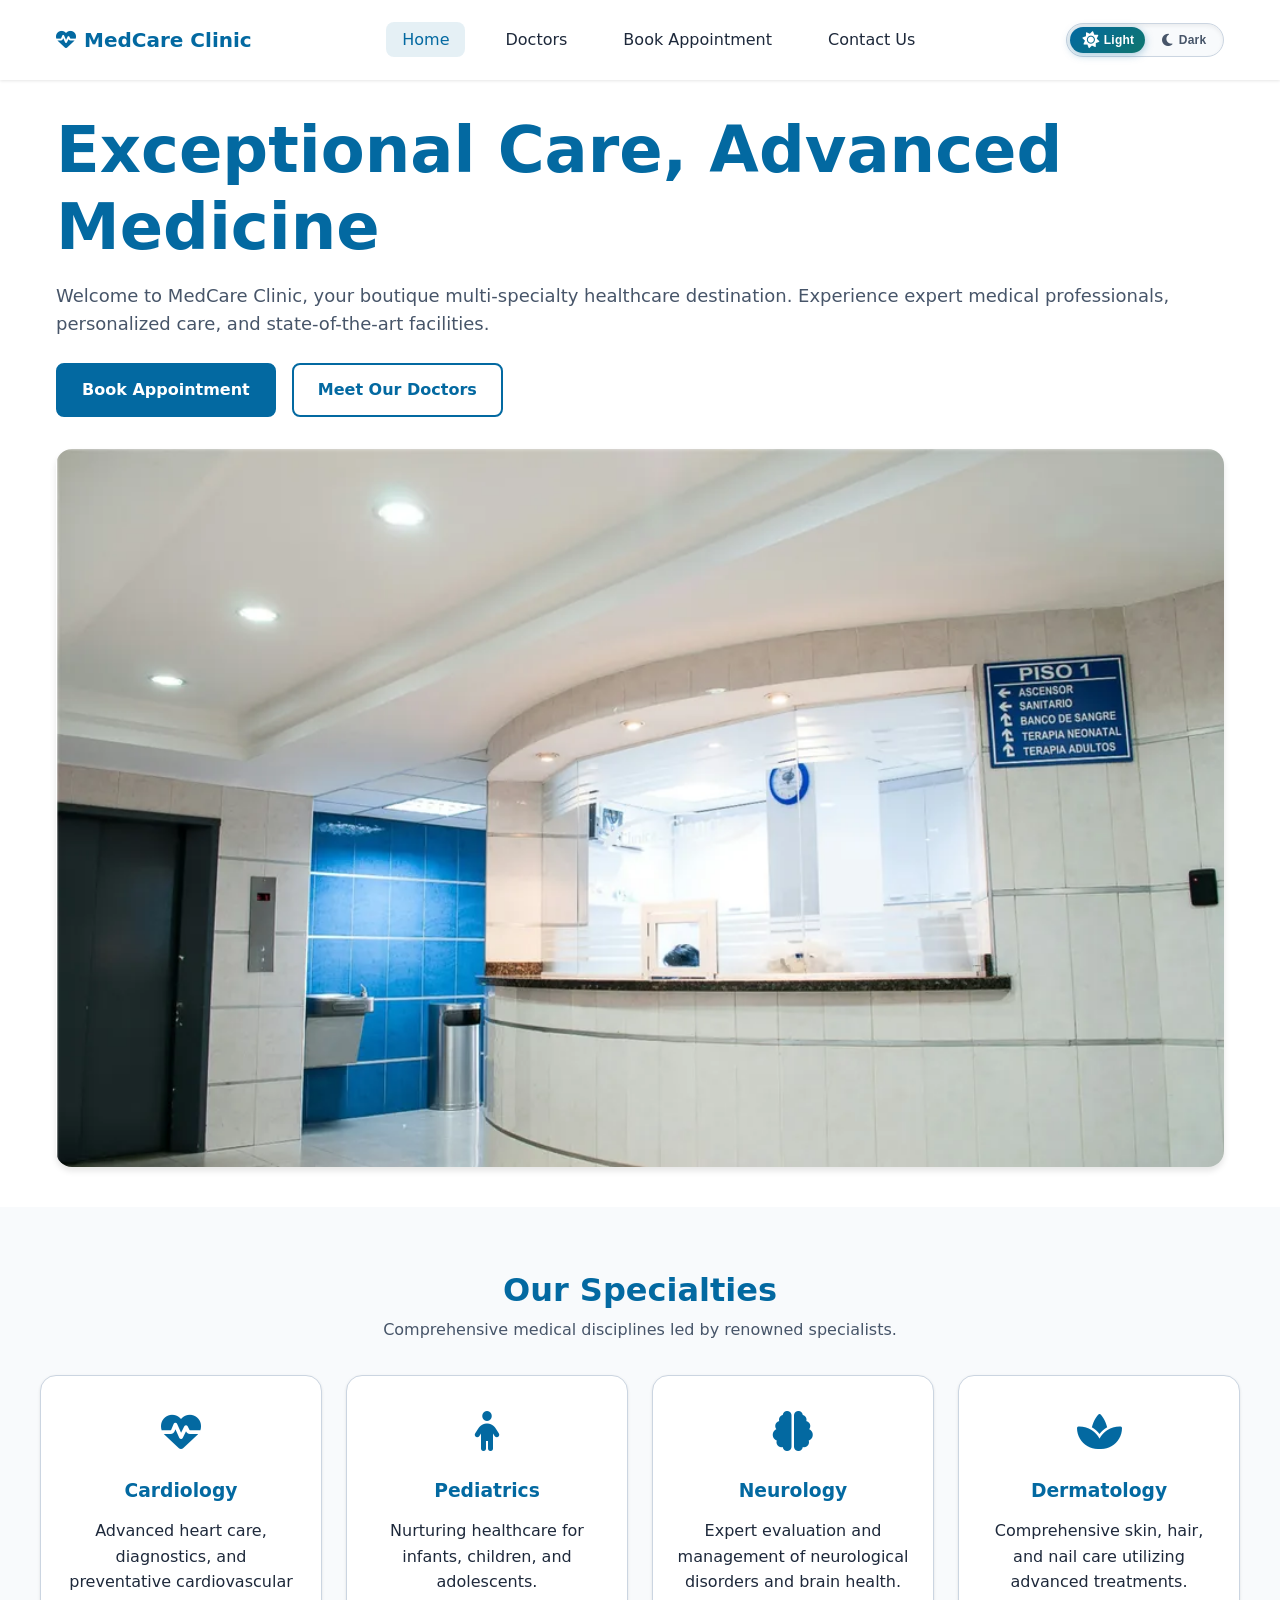
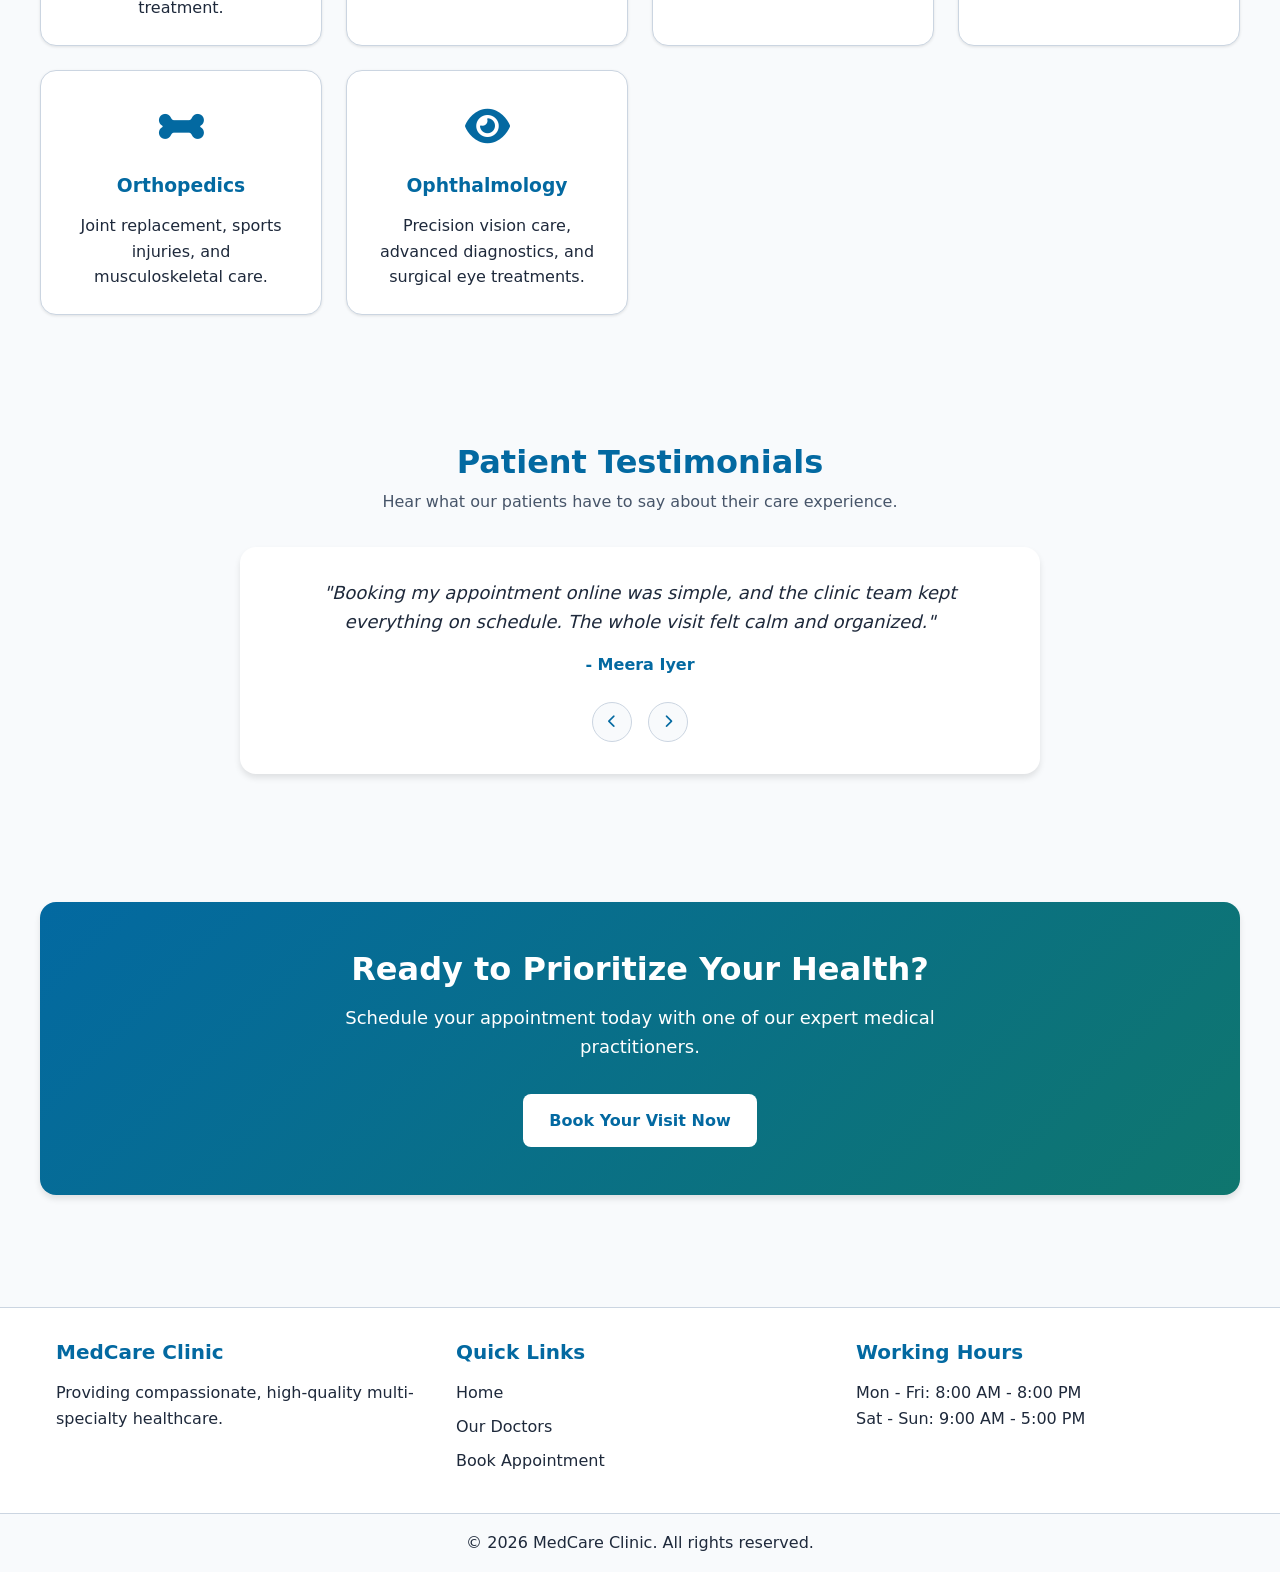
<file: index.html>
<!DOCTYPE html>
<html lang="en">
<head>
  <meta charset="UTF-8">
  <meta name="viewport" content="width=device-width, initial-scale=1.0">
  <title>MedCare Clinic - Multi-Specialty Healthcare</title>
  <meta name="description" content="Welcome to MedCare Clinic, your boutique multi-specialty healthcare destination. Experience expert medical professionals, personalized care, and state-of-the-art facilities.">
  <link rel="preconnect" href="https://cdnjs.cloudflare.com" crossorigin>
  <link rel="preconnect" href="https://ui-avatars.com" crossorigin>
  <link rel="stylesheet" href="https://cdnjs.cloudflare.com/ajax/libs/font-awesome/6.4.0/css/all.min.css">
  <link rel="stylesheet" href="css/main.css">
</head>
<body>
  
  <a href="#main-content" class="skip-link">Skip to main content</a>

  <header>
    <div class="container nav-container">
      <a href="/index.html" class="logo">
        <i class="fas fa-heartbeat" aria-hidden="true"></i> MedCare Clinic
      </a>
      
      <button class="hamburger" aria-label="Toggle navigation menu" aria-expanded="false">
        <i class="fas fa-bars" aria-hidden="true"></i>
      </button>

      <ul class="nav-menu">
        <li><a href="/index.html" class="nav-link active">Home</a></li>
        <li><a href="/pages/doctors.html" class="nav-link">Doctors</a></li>
        <li><a href="/pages/bookAppointment.html" class="nav-link">Book Appointment</a></li>
        <li><a href="/pages/contactUs.html" class="nav-link">Contact Us</a></li>
      </ul>

      <div class="nav-actions">
        <div class="theme-toggle-segmented" role="radiogroup" aria-label="Theme selection">
          <div class="theme-slider" aria-hidden="true"></div>
          <button type="button" class="theme-option active" data-theme-val="light" role="radio" aria-checked="true" aria-label="Light theme">
            <i class="fas fa-sun" aria-hidden="true"></i>
            <span>Light</span>
          </button>
          <button type="button" class="theme-option" data-theme-val="dark" role="radio" aria-checked="false" aria-label="Dark theme">
            <i class="fas fa-moon" aria-hidden="true"></i>
            <span>Dark</span>
          </button>
        </div>
      </div>
    </div>
  </header>

  <main id="main-content">
    
    <section class="hero">
      <div class="container hero-grid">
        <div class="hero-content">
          <h1>Exceptional Care, Advanced Medicine</h1>
          <p>Welcome to MedCare Clinic, your boutique multi-specialty healthcare destination. Experience expert medical professionals, personalized care, and state-of-the-art facilities.</p>
          <div style="display: flex; gap: 1rem;">
            <a href="/pages/bookAppointment.html" class="btn btn-primary">Book Appointment</a>
            <a href="/pages/doctors.html" class="btn btn-outline">Meet Our Doctors</a>
          </div>
        </div>
        <div class="hero-image">
          <img src="assets/Healthcare-Building.webp" alt="Modern doctor consultation room" loading="eager" fetchpriority="high">
        </div>
      </div>
    </section>

    <section class="section-padding container">
      <h2 class="section-title">Our Specialties</h2>
      <p class="section-subtitle">Comprehensive medical disciplines led by renowned specialists.</p>
      
      <div class="specialties-grid">
        
        <div class="specialty-card">
          <div class="specialty-icon"><i class="fas fa-heartbeat" aria-hidden="true"></i></div>
          <h3>Cardiology</h3>
          <p>Advanced heart care, diagnostics, and preventative cardiovascular treatment.</p>
        </div>
        
        <div class="specialty-card">
          <div class="specialty-icon"><i class="fas fa-child" aria-hidden="true"></i></div>
          <h3>Pediatrics</h3>
          <p>Nurturing healthcare for infants, children, and adolescents.</p>
        </div>
        
        <div class="specialty-card">
          <div class="specialty-icon"><i class="fas fa-brain" aria-hidden="true"></i></div>
          <h3>Neurology</h3>
          <p>Expert evaluation and management of neurological disorders and brain health.</p>
        </div>
        
        <div class="specialty-card">
          <div class="specialty-icon"><i class="fas fa-spa" aria-hidden="true"></i></div>
          <h3>Dermatology</h3>
          <p>Comprehensive skin, hair, and nail care utilizing advanced treatments.</p>
        </div>
        
        <div class="specialty-card">
          <div class="specialty-icon"><i class="fas fa-bone" aria-hidden="true"></i></div>
          <h3>Orthopedics</h3>
          <p>Joint replacement, sports injuries, and musculoskeletal care.</p>
        </div>
        
        <div class="specialty-card">
          <div class="specialty-icon"><i class="fas fa-eye" aria-hidden="true"></i></div>
          <h3>Ophthalmology</h3>
          <p>Precision vision care, advanced diagnostics, and surgical eye treatments.</p>
        </div>

      </div>
    </section>

    <section class="section-padding testimonials-section">
      <div class="container">
        <h2 class="section-title">Patient Testimonials</h2>
        <p class="section-subtitle">Hear what our patients have to say about their care experience.</p>
        
        <div class="carousel-container" role="region" aria-roledescription="carousel" aria-label="Patient testimonials carousel" tabindex="0">
          <div class="carousel-track" id="testimonial-track" aria-live="polite">
            
            <div class="testimonial-card">
              <p>"Booking my appointment online was simple, and the clinic team kept everything on schedule. The whole visit felt calm and organized."</p>
              <div class="testimonial-author">- Meera Iyer</div>
            </div>
            
            <div class="testimonial-card">
              <p>"The reception team was helpful from the moment we arrived. The waiting area was clean, comfortable, and easy for my family."</p>
              <div class="testimonial-author">- Rohan Desai</div>
            </div>
            
            <div class="testimonial-card">
              <p>"I appreciated how quickly my reports were handled and explained. The follow-up reminders made the process stress-free."</p>
              <div class="testimonial-author">- Kavita Menon</div>
            </div>

            <div class="testimonial-card">
              <p>"My daughter's consultation was smooth, and the staff made her feel comfortable throughout the visit."</p>
              <div class="testimonial-author">- Sneha Kulkarni</div>
            </div>

            <div class="testimonial-card">
              <p>"The clinic was well maintained, the appointment process was clear, and I received timely updates after my visit."</p>
              <div class="testimonial-author">- Nikhil Verma</div>
            </div>

            <div class="testimonial-card">
              <p>"From registration to follow-up guidance, every step was handled politely and efficiently. I felt well cared for."</p>
              <div class="testimonial-author">- Lakshmi Rao</div>
            </div>

          </div>
          
          <div class="carousel-controls">
            <button class="carousel-btn prev-btn" id="prev-testimonial" aria-label="Previous testimonial">
              <i class="fas fa-chevron-left" aria-hidden="true"></i>
            </button>
            <button class="carousel-btn next-btn" id="next-testimonial" aria-label="Next testimonial">
              <i class="fas fa-chevron-right" aria-hidden="true"></i>
            </button>
          </div>

        </div>
      </div>
    </section>

    <section class="section-padding container">
      <div class="cta-box">
        <h2 class="cta-title">Ready to Prioritize Your Health?</h2>
        <p class="cta-description">
          Schedule your appointment today with one of our expert medical practitioners.
        </p>
        <a href="/pages/bookAppointment.html" class="btn btn-cta">Book Your Visit Now</a>
      </div>
    </section>

  </main>

  <footer class="site-footer">
    <div class="container footer-grid">
      
      <div class="footer-section">
        <h3 class="footer-title">MedCare Clinic</h3>
        <p>Providing compassionate, high-quality multi-specialty healthcare.</p>
      </div>

      <div class="footer-section">
        <h3 class="footer-title">Quick Links</h3>
        <ul class="footer-links">
          <li><a href="/index.html">Home</a></li>
          <li><a href="/pages/doctors.html">Our Doctors</a></li>
          <li><a href="/pages/bookAppointment.html">Book Appointment</a></li>
        </ul>
      </div>

      <div class="footer-section">
        <h3 class="footer-title">Working Hours</h3>
        <p>Mon - Fri: 8:00 AM - 8:00 PM</p>
        <p>Sat - Sun: 9:00 AM - 5:00 PM</p>
      </div>

    </div>
    
    <div class="footer-bottom">
      <p>&copy; 2026 MedCare Clinic. All rights reserved.</p>
    </div>
  </footer>

  <script src="js/main.js"></script>
</body>
</html>
</file>
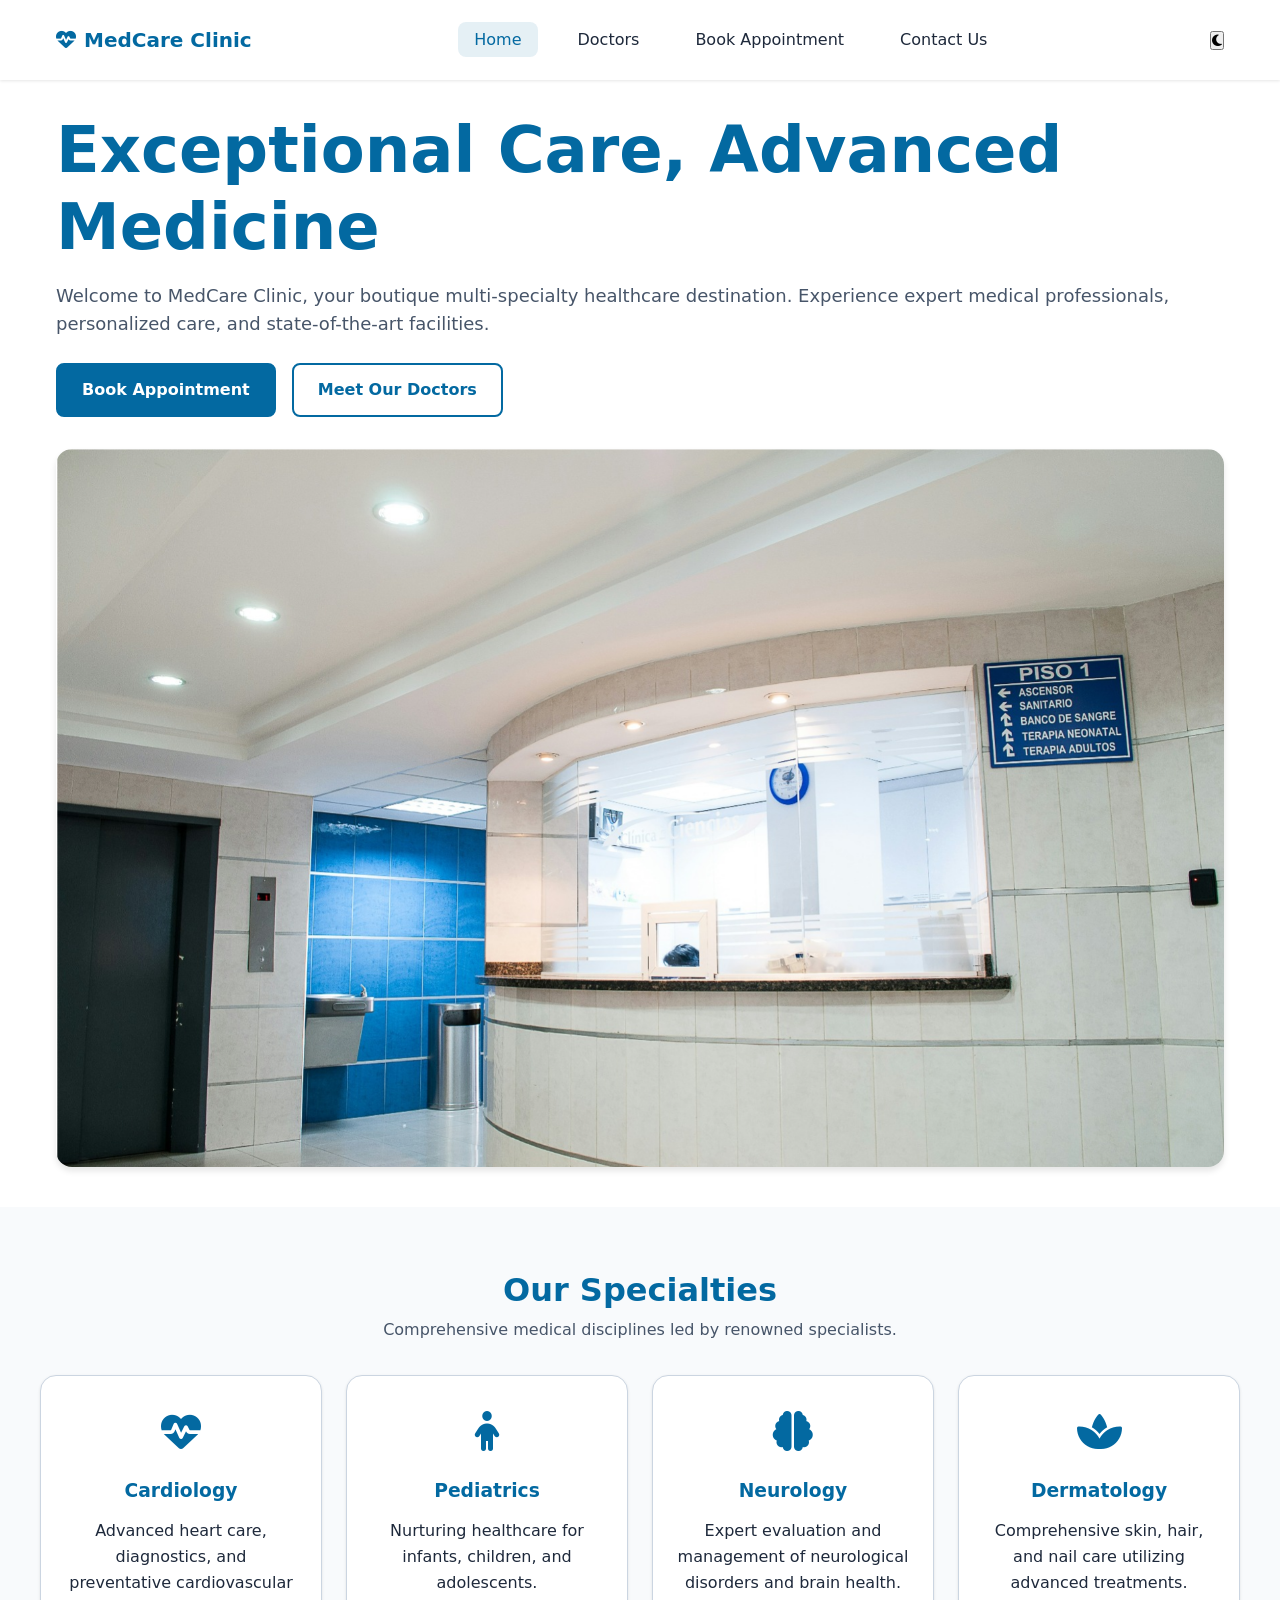
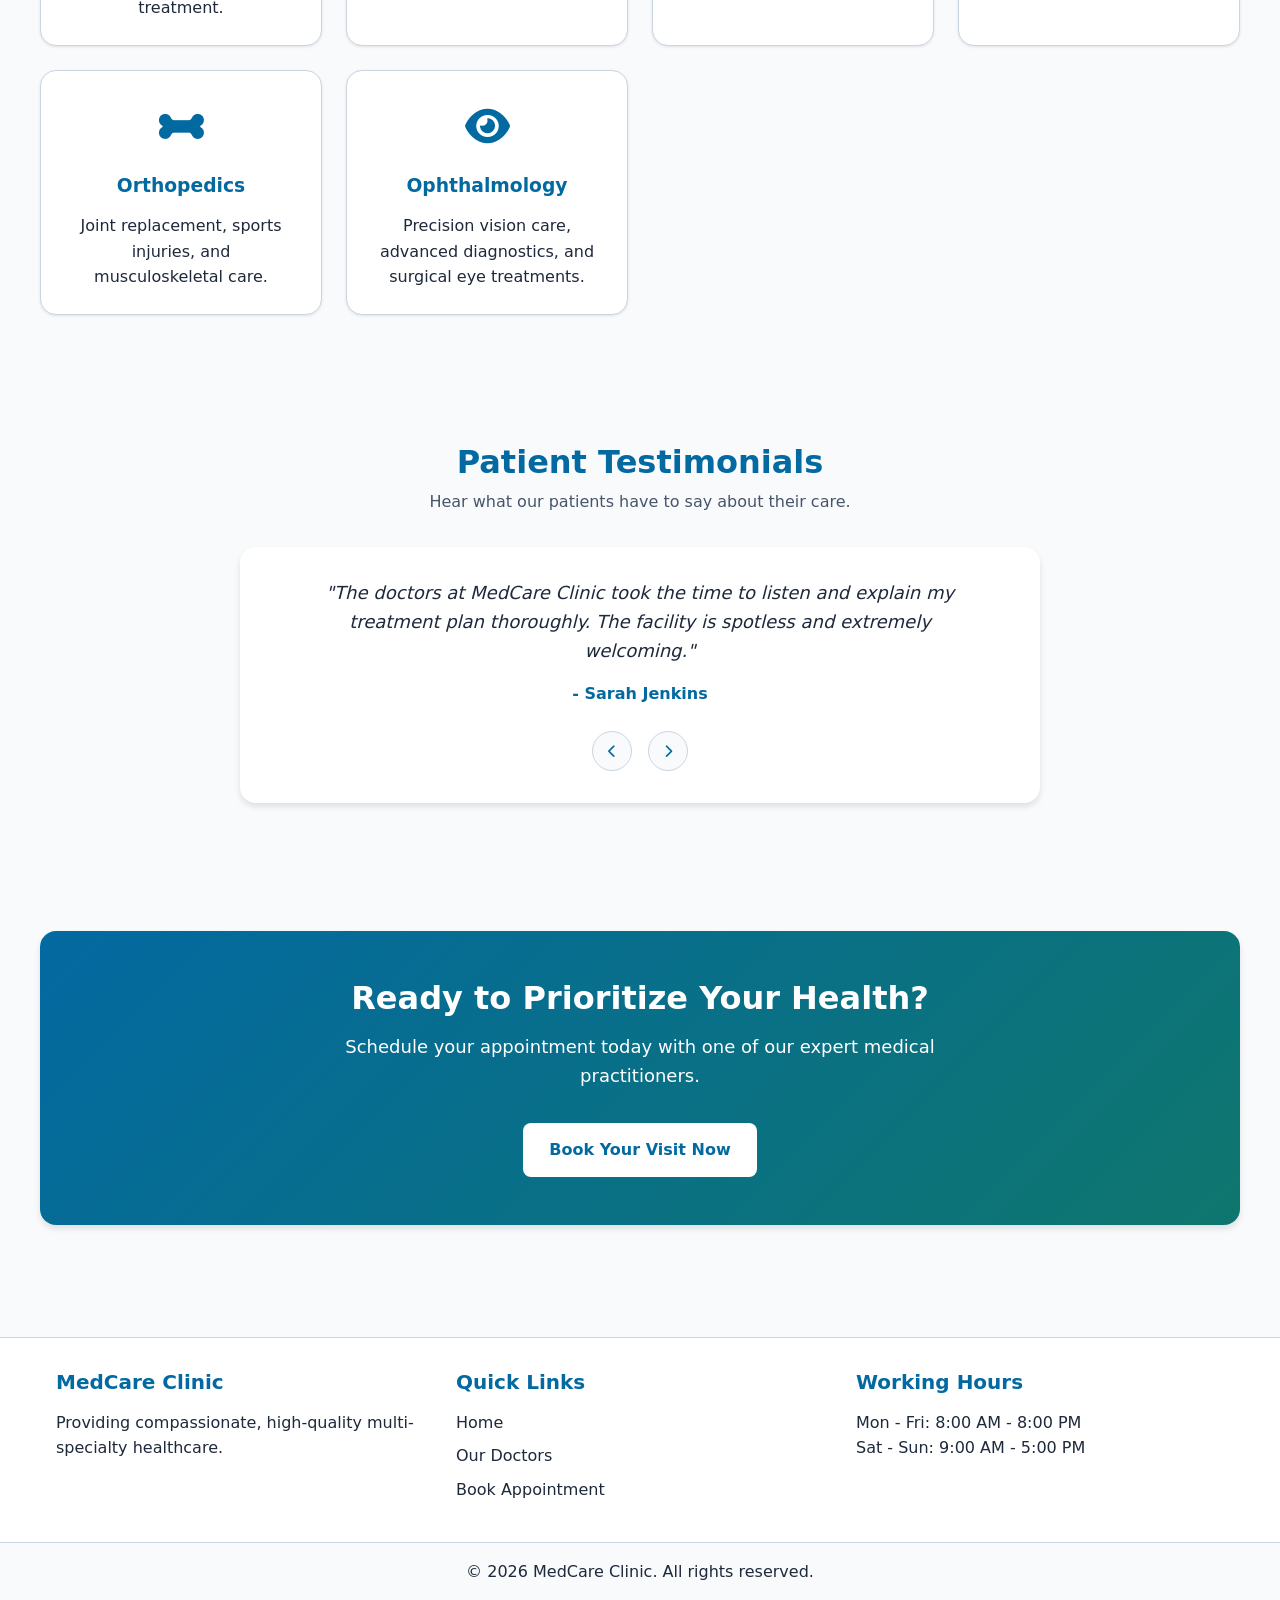
<file: pages/index.html>
<!DOCTYPE html>
<html lang="en">
<head>
  <meta charset="UTF-8">
  <meta name="viewport" content="width=device-width, initial-scale=1.0">
  <title>MedCare Clinic - Multi-Specialty Healthcare</title>
  <!-- FontAwesome Icons for UI elements -->
  <link rel="stylesheet" href="https://cdnjs.cloudflare.com/ajax/libs/font-awesome/6.4.0/css/all.min.css">
  <link rel="stylesheet" href="../css/main.css">
</head>
<body>
  
  <!-- Accessibility feature: Skip to content -->
  
  <!-- HEADER START -->
  <header>
    <div class="container nav-container">
      <a href="index.html" class="logo">
        <i class="fas fa-heartbeat" aria-hidden="true"></i> MedCare Clinic
      </a>
      
      <!-- Mobile Hamburger Menu (Checkbox Hack Target) -->
      <button class="hamburger" aria-label="Toggle navigation menu" aria-expanded="false">
        <i class="fas fa-bars" aria-hidden="true"></i>
      </button>

      <ul class="nav-menu">
        <li><a href="index.html" class="nav-link active">Home</a></li>
        <li><a href="doctors.html" class="nav-link">Doctors</a></li>
        <li><a href="bookAppointment.html" class="nav-link">Book Appointment</a></li>
        <li><a href="contactUs.html" class="nav-link">Contact Us</a></li>
      </ul>

      <div class="nav-actions">
        <!-- Light/Dark Mode Toggle -->
        <button class="theme-toggle" aria-label="Toggle dark and light mode">
          <i class="fas fa-moon" aria-hidden="true"></i>
        </button>
      </div>
    </div>
  </header>
  <!-- HEADER END -->

  <main id="main-content">
    
    <!-- Hero Section -->
    <section class="hero">
      <div class="container hero-grid">
        <div class="hero-content">
          <h1>Exceptional Care, Advanced Medicine</h1>
          <p>Welcome to MedCare Clinic, your boutique multi-specialty healthcare destination. Experience expert medical professionals, personalized care, and state-of-the-art facilities.</p>
          <div style="display: flex; gap: 1rem;">
            <a href="book-appointment.html" class="btn btn-primary">Book Appointment</a>
            <a href="doctors.html" class="btn btn-outline">Meet Our Doctors</a>
          </div>
        </div>
        <div class="hero-image">
          <!-- Note: For full offline mode later, download this image to /assets/images/ -->
          <img src="../assets/Healthcare-Building.png" alt="Modern doctor consultation room">
        </div>
      </div>
    </section>

    <!-- [Specialties Grid will go here] -->
     <!-- Specialties Grid Section -->
    <section class="section-padding container">
      <h2 class="section-title">Our Specialties</h2>
      <p class="section-subtitle">Comprehensive medical disciplines led by renowned specialists.</p>
      
      <!-- The Grid Container -->
      <div class="specialties-grid">
        
        <!-- Card 1 -->
        <div class="specialty-card">
          <div class="specialty-icon"><i class="fas fa-heartbeat" aria-hidden="true"></i></div>
          <h3>Cardiology</h3>
          <p>Advanced heart care, diagnostics, and preventative cardiovascular treatment.</p>
        </div>
        
        <!-- Card 2 -->
        <div class="specialty-card">
          <div class="specialty-icon"><i class="fas fa-child" aria-hidden="true"></i></div>
          <h3>Pediatrics</h3>
          <p>Nurturing healthcare for infants, children, and adolescents.</p>
        </div>
        
        <!-- Card 3 -->
        <div class="specialty-card">
          <div class="specialty-icon"><i class="fas fa-brain" aria-hidden="true"></i></div>
          <h3>Neurology</h3>
          <p>Expert evaluation and management of neurological disorders and brain health.</p>
        </div>
        
        <!-- Card 4 -->
        <div class="specialty-card">
          <div class="specialty-icon"><i class="fas fa-spa" aria-hidden="true"></i></div>
          <h3>Dermatology</h3>
          <p>Comprehensive skin, hair, and nail care utilizing advanced treatments.</p>
        </div>
        
        <!-- Card 5 -->
        <div class="specialty-card">
          <div class="specialty-icon"><i class="fas fa-bone" aria-hidden="true"></i></div>
          <h3>Orthopedics</h3>
          <p>Joint replacement, sports injuries, and musculoskeletal care.</p>
        </div>
        
        <!-- Card 6 -->
        <div class="specialty-card">
          <div class="specialty-icon"><i class="fas fa-eye" aria-hidden="true"></i></div>
          <h3>Ophthalmology</h3>
          <p>Precision vision care, advanced diagnostics, and surgical eye treatments.</p>
        </div>

      </div>
    </section>
    <!-- [Testimonials will go here] -->
     <!-- Testimonials Carousel Section -->
    <section class="section-padding testimonials-section">
      <div class="container">
        <h2 class="section-title">Patient Testimonials</h2>
        <p class="section-subtitle">Hear what our patients have to say about their care.</p>
        
        <!-- The visible frame of the carousel -->
        <div class="carousel-container" aria-label="Patient testimonials carousel" tabindex="0">
          
          <!-- The Sliding Track (The Conveyor Belt) -->
          <div class="carousel-track" id="testimonial-track">
            
            <div class="testimonial-card">
              <p>"The doctors at MedCare Clinic took the time to listen and explain my treatment plan thoroughly. The facility is spotless and extremely welcoming."</p>
              <div class="testimonial-author">- Sarah Jenkins</div>
            </div>
            
            <div class="testimonial-card">
              <p>"Booking an appointment online was seamless, and I didn't have to wait past my scheduled time. Truly outstanding pediatric care for my son."</p>
              <div class="testimonial-author">- Michael Chang</div>
            </div>
            
            <div class="testimonial-card">
              <p>"Exceptional cardiology department. Dr. Reynolds provided world-class guidance that put my entire family at ease."</p>
              <div class="testimonial-author">- Elena Rostova</div>
            </div>

          </div>
          
          <!-- Navigation Buttons -->
          <div class="carousel-controls">
            <button class="carousel-btn prev-btn" id="prev-testimonial" aria-label="Previous testimonial">
              <i class="fas fa-chevron-left" aria-hidden="true"></i>
            </button>
            <button class="carousel-btn next-btn" id="next-testimonial" aria-label="Next testimonial">
              <i class="fas fa-chevron-right" aria-hidden="true"></i>
            </button>
          </div>

        </div>
      </div>
    </section>

    <!-- [Call to Action will go here] -->
     <!-- Call-to-Action (CTA) Section -->
    <!-- Call-to-Action (CTA) Section -->
    <section class="section-padding container">
      <div class="cta-box">
        <h2 class="cta-title">Ready to Prioritize Your Health?</h2>
        <p class="cta-description">
          Schedule your appointment today with one of our expert medical practitioners.
        </p>
        <a href="bookAppointment.html" class="btn btn-cta">Book Your Visit Now</a>
      </div>
    </section>

  </main>

  <!-- FOOTER START -->
  <!-- FOOTER -->
  <footer class="site-footer">
    <div class="container footer-grid">
      
      <!-- Column 1: About -->
      <div class="footer-section">
        <h3 class="footer-title">MedCare Clinic</h3>
        <p>Providing compassionate, high-quality multi-specialty healthcare.</p>
      </div>

      <!-- Column 2: Links -->
      <div class="footer-section">
        <h3 class="footer-title">Quick Links</h3>
        <ul class="footer-links">
          <li><a href="index.html">Home</a></li>
          <li><a href="doctors.html">Our Doctors</a></li>
          <li><a href="bookAppointment.html">Book Appointment</a></li>
        </ul>
      </div>

      <!-- Column 3: Hours -->
      <div class="footer-section">
        <h3 class="footer-title">Working Hours</h3>
        <p>Mon - Fri: 8:00 AM - 8:00 PM</p>
        <p>Sat - Sun: 9:00 AM - 5:00 PM</p>
      </div>

    </div>
    
    <!-- Copyright Bar -->
    <div class="footer-bottom">
      <p>&copy; 2026 MedCare Clinic. All rights reserved.</p>
    </div>
  </footer>
  <!-- FOOTER END -->

  <script src="../js/main.js"></script>
</body>
</html>
</file>
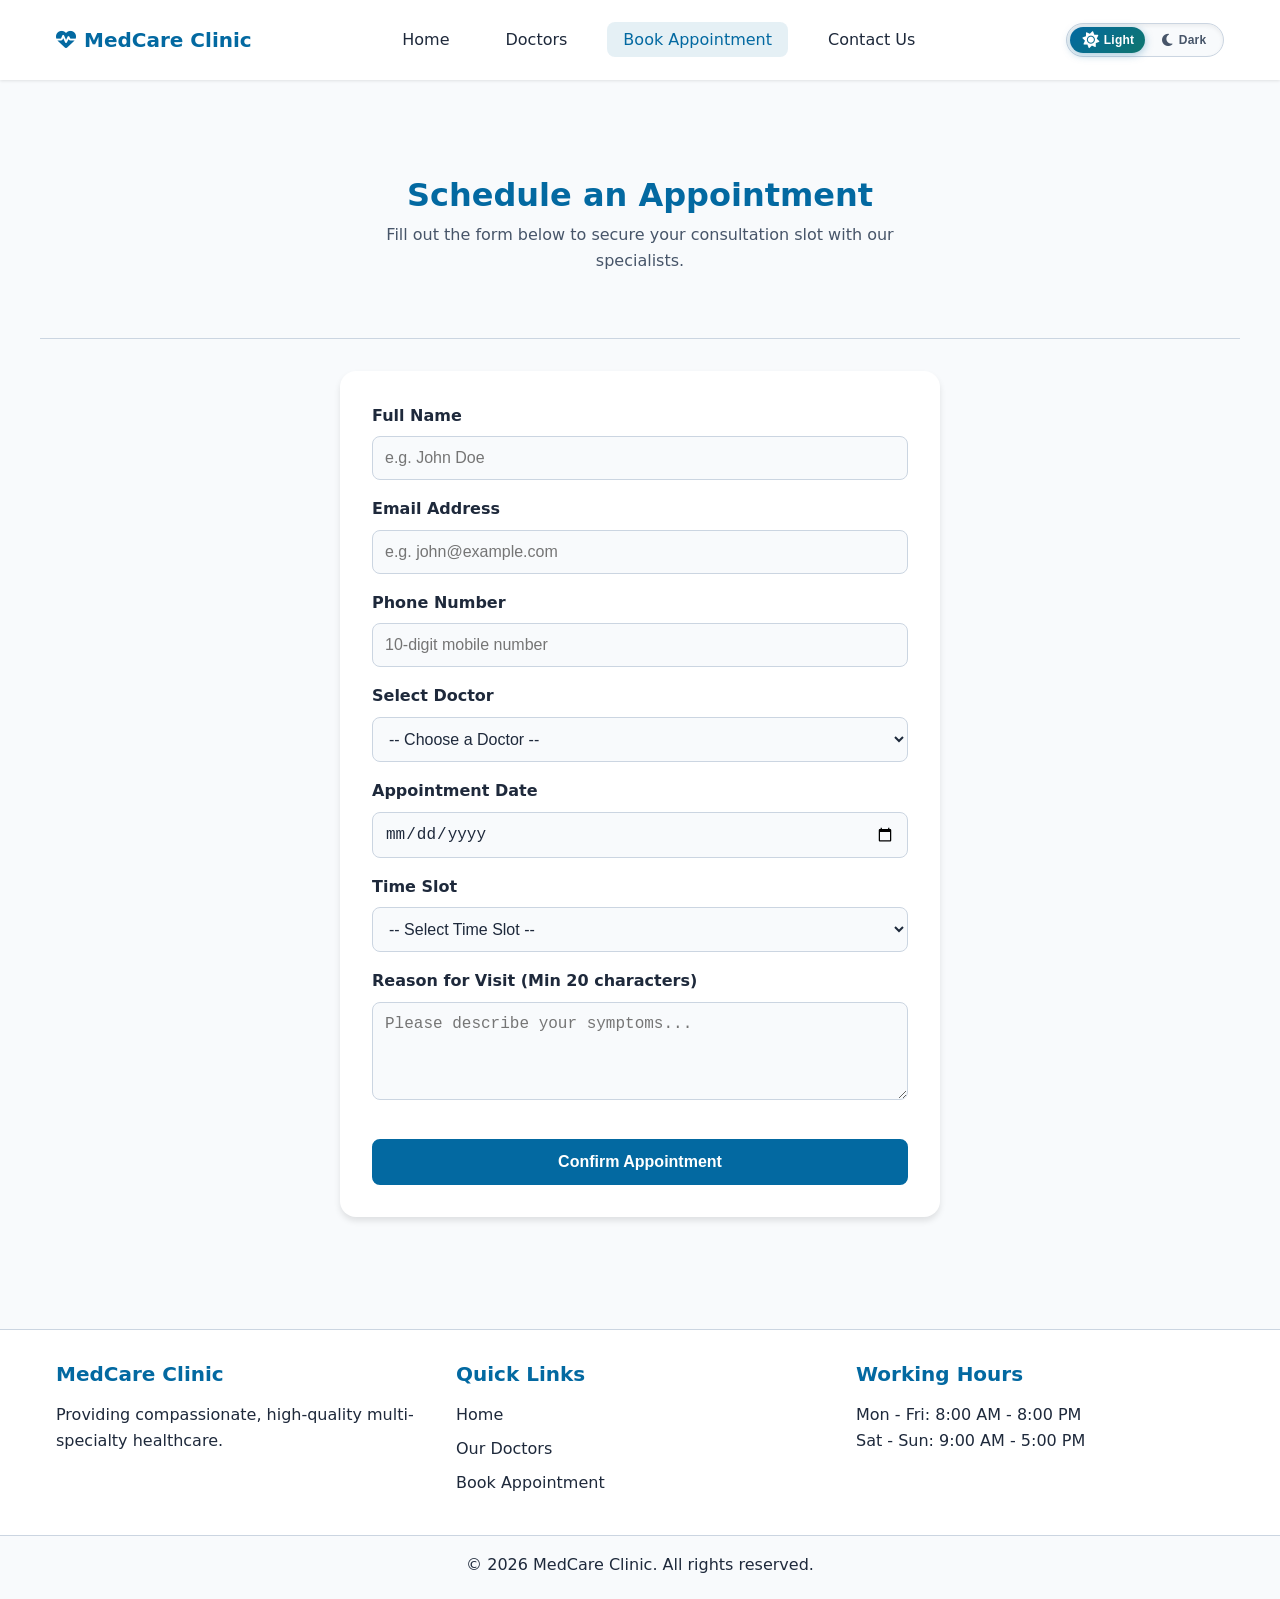
<file: pages/bookAppointment.html>
<!DOCTYPE html>
<html lang="en">
<head>
  <meta charset="UTF-8">
  <meta name="viewport" content="width=device-width, initial-scale=1.0">
  <title>Book Appointment - MedCare Clinic</title>
  <meta name="description" content="Schedule an appointment online with MedCare Clinic's expert doctors. Select your specialist, date, and preferred time slot easily.">
  
  <link rel="stylesheet" href="https://cdnjs.cloudflare.com/ajax/libs/font-awesome/6.4.0/css/all.min.css">
  <link rel="stylesheet" href="../css/main.css">
</head>
<body>
  
  <a href="#main-content" class="skip-link">Skip to main content</a>

  <header>
    <div class="container nav-container">
      <a href="/index.html" class="logo">
        <i class="fas fa-heartbeat" aria-hidden="true"></i> MedCare Clinic
      </a>
      
      <button class="hamburger" aria-label="Toggle navigation menu" aria-expanded="false">
        <i class="fas fa-bars" aria-hidden="true"></i>
      </button>

      <ul class="nav-menu">
        <li><a href="/index.html" class="nav-link">Home</a></li>
        <li><a href="/pages/doctors.html" class="nav-link">Doctors</a></li>
        <li><a href="/pages/bookAppointment.html" class="nav-link active">Book Appointment</a></li>
        <li><a href="/pages/contactUs.html" class="nav-link">Contact Us</a></li>
      </ul>

      <div class="nav-actions">
        <div class="theme-toggle-segmented" role="radiogroup" aria-label="Theme selection">
          <div class="theme-slider" aria-hidden="true"></div>
          <button type="button" class="theme-option active" data-theme-val="light" role="radio" aria-checked="true" aria-label="Light theme">
            <i class="fas fa-sun" aria-hidden="true"></i>
            <span>Light</span>
          </button>
          <button type="button" class="theme-option" data-theme-val="dark" role="radio" aria-checked="false" aria-label="Dark theme">
            <i class="fas fa-moon" aria-hidden="true"></i>
            <span>Dark</span>
          </button>
        </div>
      </div>
    </div>
  </header>

  <main id="main-content" class="container section-padding">
    
    <div class="page-header">
      <h1 class="section-title">Schedule an Appointment</h1>
      <p class="section-subtitle">Fill out the form below to secure your consultation slot with our specialists.</p>
    </div>
    <div class="form-container">
      <form id="appointmentForm" novalidate>
        
        <div class="form-group">
          <label for="fullName">Full Name</label>
          <input type="text" id="fullName" name="fullName" class="form-control" required minlength="3" placeholder="e.g. John Doe" aria-describedby="fullName-error" aria-invalid="false">
          <span id="fullName-error" class="error-msg">Please enter a valid full name (at least 3 characters).</span>
        </div>

        <div class="form-group">
          <label for="email">Email Address</label>
          <input type="email" id="email" name="email" class="form-control" required placeholder="e.g. john@example.com" aria-describedby="email-error" aria-invalid="false">
          <span id="email-error" class="error-msg">Please enter a valid email address.</span>
        </div>

        <div class="form-group">
          <label for="phone">Phone Number</label>
          <input type="tel" id="phone" name="phone" class="form-control" required pattern="[0-9]{10}" placeholder="10-digit mobile number" aria-describedby="phone-error" aria-invalid="false">
          <span id="phone-error" class="error-msg">Please enter a valid 10-digit phone number.</span>
        </div>

        <div class="form-group">
          <label for="doctorSelect">Select Doctor</label>
          <select id="doctorSelect" name="doctor" class="form-control" required aria-describedby="doctorSelect-error" aria-invalid="false">
            <option value="">-- Choose a Doctor --</option>
          </select>
          <span id="doctorSelect-error" class="error-msg">Please select a doctor.</span>
        </div>

        <div class="form-group">
          <label for="date">Appointment Date</label>
          <input type="date" id="date" name="date" class="form-control" required aria-describedby="date-error" aria-invalid="false">
          <span id="date-error" class="error-msg">Please select a valid date.</span>
        </div>

        <div class="form-group">
          <label for="timeSlot">Time Slot</label>
          <select id="timeSlot" name="timeSlot" class="form-control" required aria-describedby="timeSlot-error" aria-invalid="false">
            <option value="">-- Select Time Slot --</option>
            <option value="09:00 AM">09:00 AM - 10:00 AM</option>
            <option value="10:30 AM">10:30 AM - 11:30 AM</option>
            <option value="02:00 PM">02:00 PM - 03:00 PM</option>
            <option value="04:30 PM">04:30 PM - 05:30 PM</option>
          </select>
          <span id="timeSlot-error" class="error-msg">Please select a time slot.</span>
        </div>

        <div class="form-group">
          <label for="reason">Reason for Visit (Min 20 characters)</label>
          <textarea id="reason" name="reason" class="form-control" rows="4" required minlength="20" placeholder="Please describe your symptoms..." aria-describedby="reason-error" aria-invalid="false"></textarea>
          <span id="reason-error" class="error-msg">Reason must be at least 20 characters long.</span>
        </div>

        <button type="submit" class="btn btn-primary form-submit-btn">Confirm Appointment</button>
      </form>
    </div>

    <div id="successModal" class="modal-overlay" role="dialog" aria-modal="true" aria-labelledby="modalTitle">
      <div class="modal-content" tabindex="-1">
        <div class="modal-icon"><i class="fas fa-check-circle" aria-hidden="true"></i></div>
        <h2 id="modalTitle">Appointment Confirmed!</h2>
        <p class="modal-text">Your appointment has been successfully booked. A confirmation email has been dispatched with all details.</p>
        <button id="closeModalBtn" class="btn btn-primary">Done</button>
      </div>
    </div>

  </main>

  <footer class="site-footer">
    <div class="container footer-grid">
      
      <div class="footer-section">
        <h3 class="footer-title">MedCare Clinic</h3>
        <p>Providing compassionate, high-quality multi-specialty healthcare.</p>
      </div>

      <div class="footer-section">
        <h3 class="footer-title">Quick Links</h3>
        <ul class="footer-links">
          <li><a href="/index.html">Home</a></li>
          <li><a href="/pages/doctors.html">Our Doctors</a></li>
          <li><a href="/pages/bookAppointment.html">Book Appointment</a></li>
        </ul>
      </div>

      <div class="footer-section">
        <h3 class="footer-title">Working Hours</h3>
        <p>Mon - Fri: 8:00 AM - 8:00 PM</p>
        <p>Sat - Sun: 9:00 AM - 5:00 PM</p>
      </div>

    </div>
    
    <div class="footer-bottom">
      <p>&copy; 2026 MedCare Clinic. All rights reserved.</p>
    </div>
  </footer>

  <script src="../js/main.js"></script>
</body>
</html>
</file>
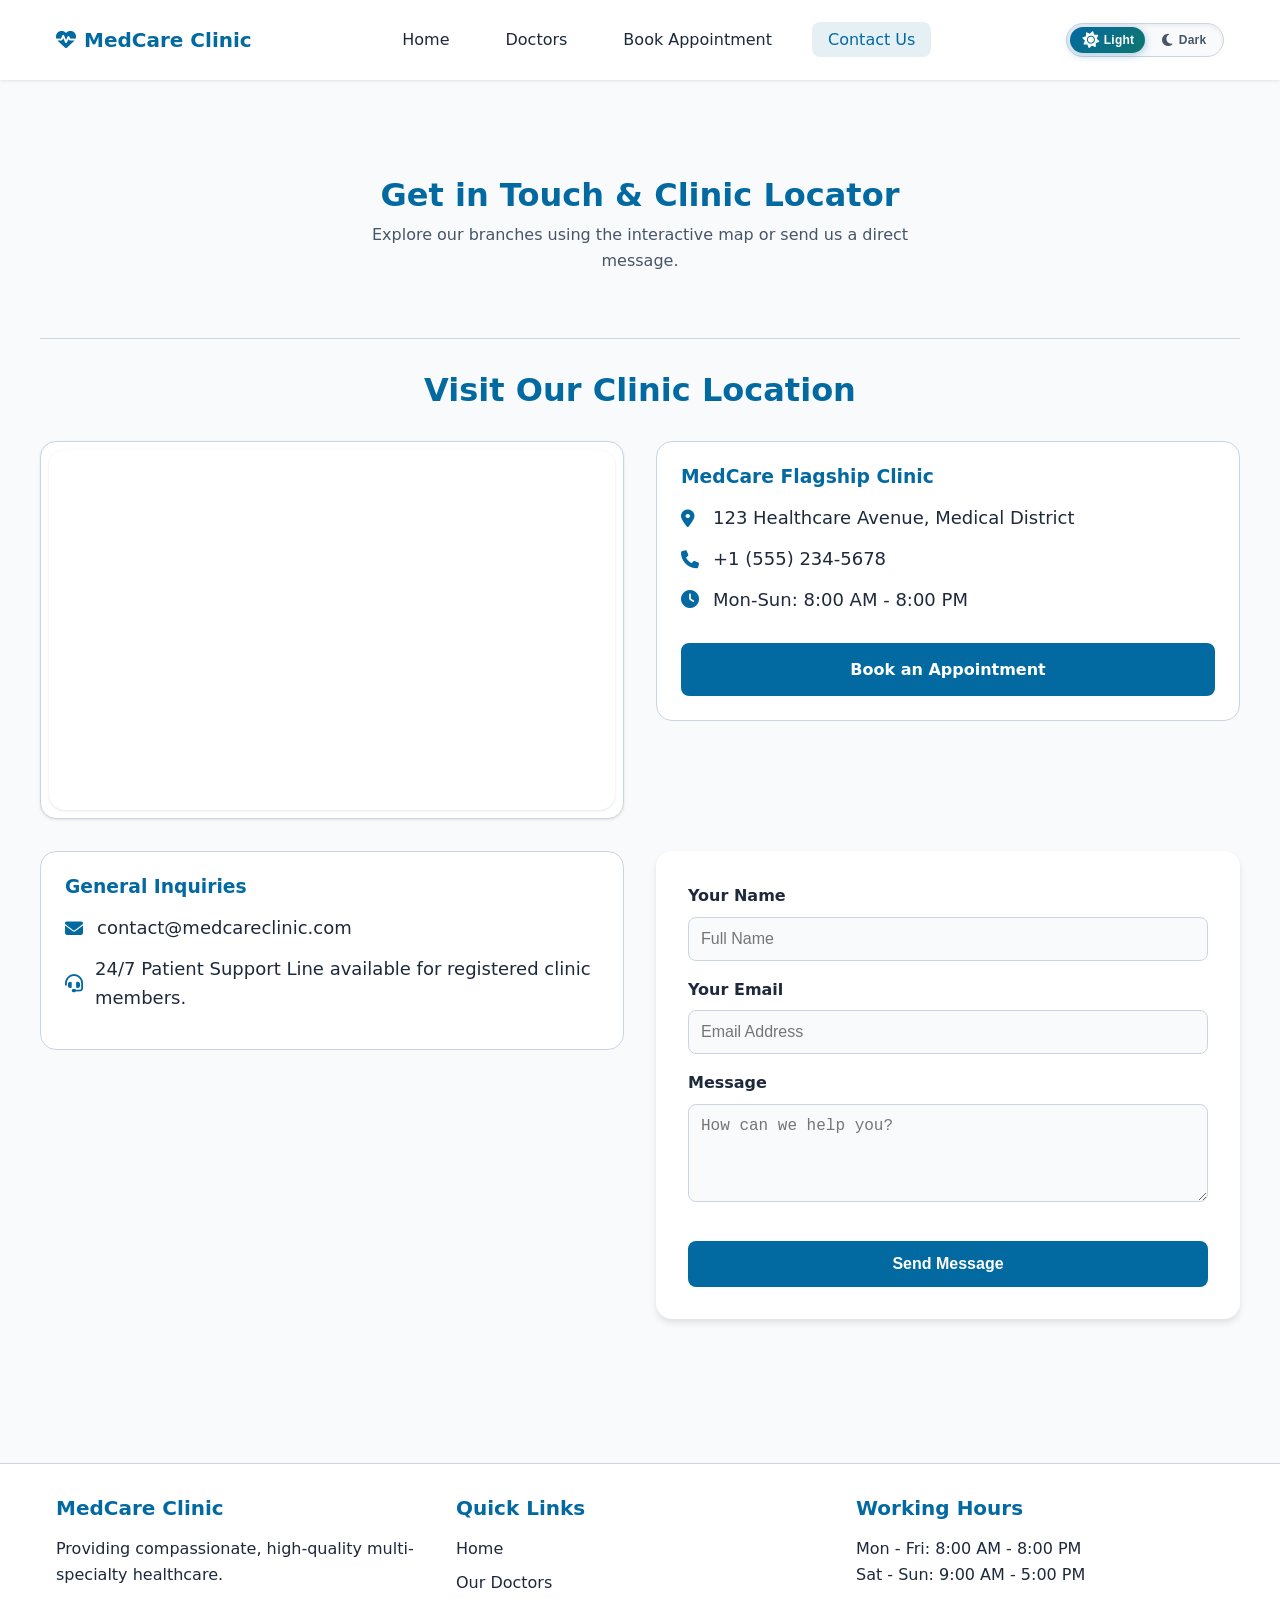
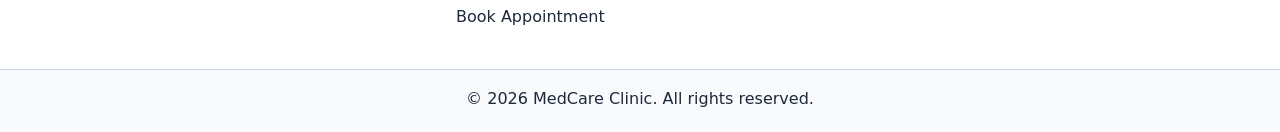
<file: pages/contactUs.html>
<!DOCTYPE html>
<html lang="en">
<head>
  <meta charset="UTF-8">
  <meta name="viewport" content="width=device-width, initial-scale=1.0">
  <title>Contact Us - MedCare Clinic</title>
  <meta name="description" content="Contact MedCare Clinic flagship location in Medical District. View operating hours, phone numbers, interactive Google Map, and submit general inquiries.">
  
  <link rel="stylesheet" href="https://cdnjs.cloudflare.com/ajax/libs/font-awesome/6.4.0/css/all.min.css">
  <link rel="stylesheet" href="../css/main.css">
</head>
<body>
  
  <a href="#main-content" class="skip-link">Skip to main content</a>

  <header>
    <div class="container nav-container">
      <a href="/index.html" class="logo">
        <i class="fas fa-heartbeat" aria-hidden="true"></i> MedCare Clinic
      </a>
      
      <button class="hamburger" aria-label="Toggle navigation menu" aria-expanded="false">
        <i class="fas fa-bars" aria-hidden="true"></i>
      </button>

      <ul class="nav-menu">
        <li><a href="/index.html" class="nav-link">Home</a></li>
        <li><a href="/pages/doctors.html" class="nav-link">Doctors</a></li>
        <li><a href="/pages/bookAppointment.html" class="nav-link">Book Appointment</a></li>
        <li><a href="/pages/contactUs.html" class="nav-link active">Contact Us</a></li>
      </ul>

      <div class="nav-actions">
        <div class="theme-toggle-segmented" role="radiogroup" aria-label="Theme selection">
          <div class="theme-slider" aria-hidden="true"></div>
          <button type="button" class="theme-option active" data-theme-val="light" role="radio" aria-checked="true" aria-label="Light theme">
            <i class="fas fa-sun" aria-hidden="true"></i>
            <span>Light</span>
          </button>
          <button type="button" class="theme-option" data-theme-val="dark" role="radio" aria-checked="false" aria-label="Dark theme">
            <i class="fas fa-moon" aria-hidden="true"></i>
            <span>Dark</span>
          </button>
        </div>
      </div>
    </div>
  </header>

  <main id="main-content" class="container section-padding">
    
    <div class="page-header">
      <h1 class="section-title">Get in Touch & Clinic Locator</h1>
      <p class="section-subtitle">Explore our branches using the interactive map or send us a direct message.</p>
    </div>

    <section class="locator-section" aria-label="Clinic Location">
      <h2 class="section-title" style="text-align: center; margin-bottom: 2rem;">Visit Our Clinic Location</h2>
      
      <div class="locator-container">
        
        <div class="map-iframe-wrapper">
          <iframe id="googleMapIframe" 
            title="Google Maps Location for MedCare Clinic Flagship"
            src="https://maps.google.com/maps?q=123+Healthcare+Avenue+Medical+District&t=&z=14&ie=UTF8&iwloc=&output=embed" 
            width="100%" 
            height="360" 
            style="border:0; border-radius: var(--radius-lg); width: 100%; box-shadow: var(--shadow-sm);" 
            allowfullscreen="" 
            loading="lazy" 
            referrerpolicy="no-referrer-when-downgrade">
          </iframe>
        </div>

        <div class="branch-info-card">
          <h3 id="branchTitle" class="branch-title">MedCare Flagship Clinic</h3>
          <p id="branchAddress" class="branch-detail"><i class="fas fa-map-marker-alt" aria-hidden="true"></i> 123 Healthcare Avenue, Medical District</p>
          <p id="branchPhone" class="branch-detail"><i class="fas fa-phone" aria-hidden="true"></i> +1 (555) 234-5678</p>
          <p id="branchHours" class="branch-detail"><i class="fas fa-clock" aria-hidden="true"></i> Mon-Sun: 8:00 AM - 8:00 PM</p>
          <a href="/pages/bookAppointment.html" class="btn btn-primary" style="width: 100%; margin-top: 1rem;">Book an Appointment</a>
        </div>

      </div>
    </section>

    <section class="contact-grid">
      
      <div class="general-info-box">
        <h3 class="info-title">General Inquiries</h3>
        <p class="info-detail"><i class="fas fa-envelope"></i> contact@medcareclinic.com</p>
        <p class="info-detail"><i class="fas fa-headset"></i> 24/7 Patient Support Line available for registered clinic members.</p>
      </div>

      <div class="form-container" style="margin: 0; max-width: 100%;">
        <form id="contactForm" novalidate>
          <div class="form-group">
            <label for="contactName">Your Name</label>
            <input type="text" id="contactName" class="form-control" required minlength="2" placeholder="Full Name" aria-describedby="contactName-error" aria-invalid="false">
            <span id="contactName-error" class="error-msg">Please enter your full name (at least 2 characters).</span>
          </div>
          <div class="form-group">
            <label for="contactEmail">Your Email</label>
            <input type="email" id="contactEmail" class="form-control" required placeholder="Email Address" aria-describedby="contactEmail-error" aria-invalid="false">
            <span id="contactEmail-error" class="error-msg">Please enter a valid email address.</span>
          </div>
          <div class="form-group">
            <label for="contactMessage">Message</label>
            <textarea id="contactMessage" class="form-control" rows="4" required minlength="10" placeholder="How can we help you?" aria-describedby="contactMessage-error" aria-invalid="false"></textarea>
            <span id="contactMessage-error" class="error-msg">Please enter a message of at least 10 characters.</span>
          </div>
          <button type="submit" class="btn btn-primary form-submit-btn">Send Message</button>
        </form>
      </div>
      
    </section>

  </main>

  <footer class="site-footer">
    <div class="container footer-grid">
      
      <div class="footer-section">
        <h3 class="footer-title">MedCare Clinic</h3>
        <p>Providing compassionate, high-quality multi-specialty healthcare.</p>
      </div>

      <div class="footer-section">
        <h3 class="footer-title">Quick Links</h3>
        <ul class="footer-links">
          <li><a href="/index.html">Home</a></li>
          <li><a href="/pages/doctors.html">Our Doctors</a></li>
          <li><a href="/pages/bookAppointment.html">Book Appointment</a></li>
        </ul>
      </div>

      <div class="footer-section">
        <h3 class="footer-title">Working Hours</h3>
        <p>Mon - Fri: 8:00 AM - 8:00 PM</p>
        <p>Sat - Sun: 9:00 AM - 5:00 PM</p>
      </div>

    </div>
    
    <div class="footer-bottom">
      <p>&copy; 2026 MedCare Clinic. All rights reserved.</p>
    </div>
  </footer>

  <script src="../js/main.js"></script>
</body>
</html>
</file>
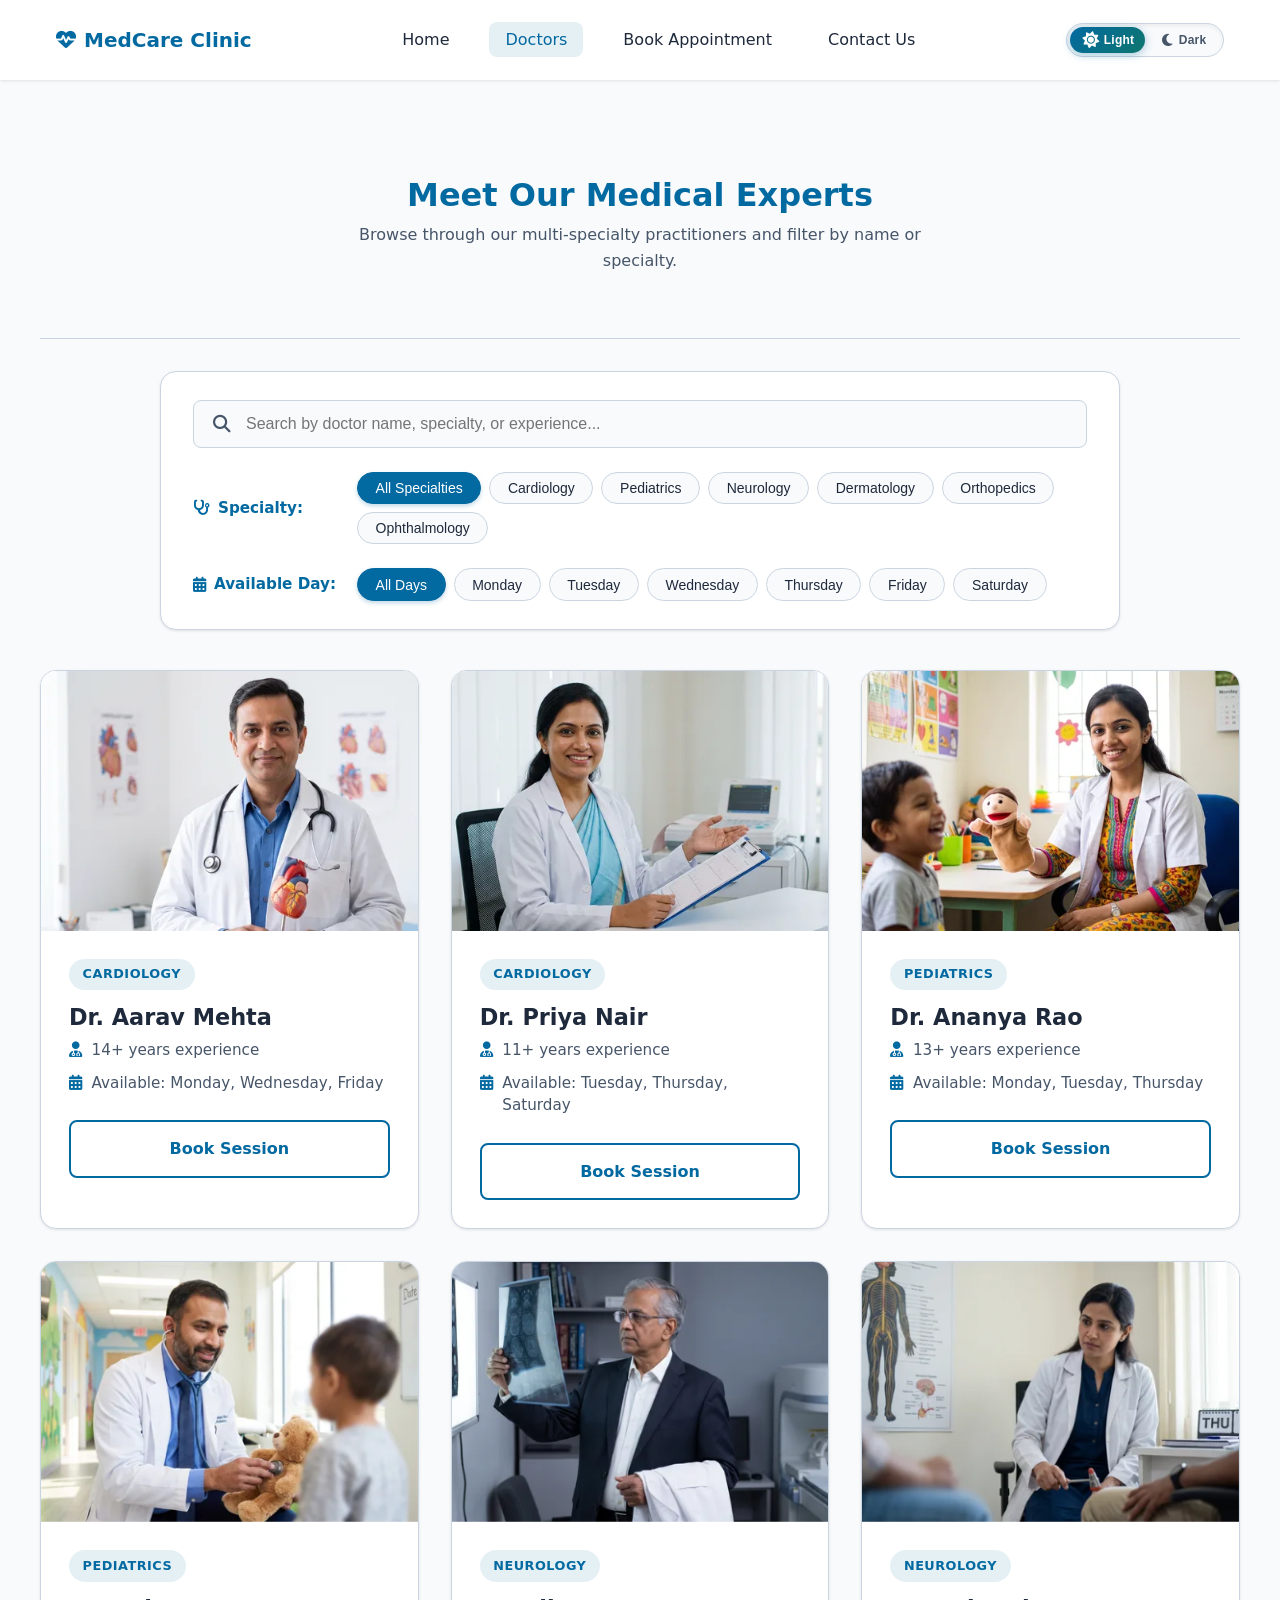
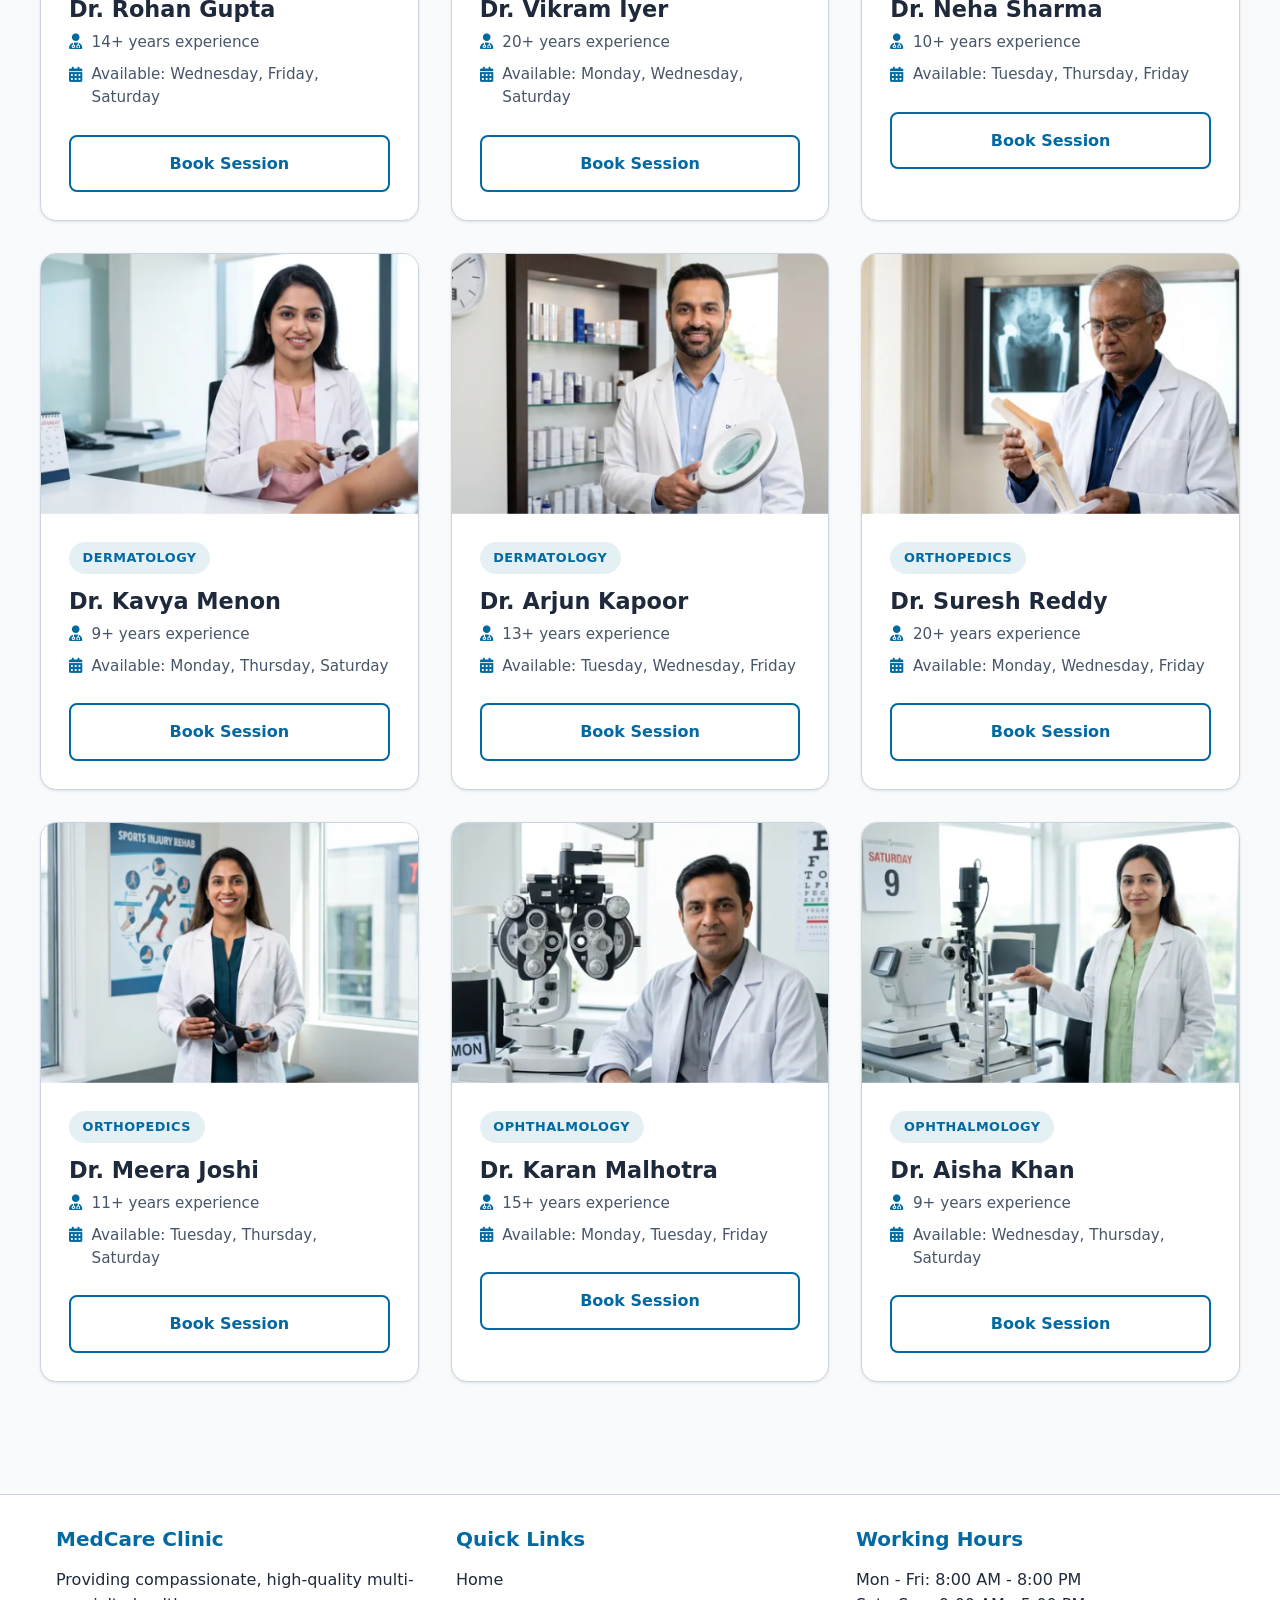
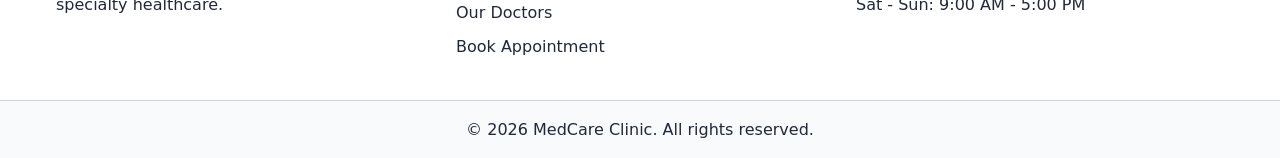
<file: pages/doctors.html>
<!DOCTYPE html>
<html lang="en">
<head>
  <meta charset="UTF-8">
  <meta name="viewport" content="width=device-width, initial-scale=1.0">
  <title>Our Doctors - MedCare Clinic</title>
  <meta name="description" content="Meet MedCare Clinic's multi-specialty medical practitioners. Search and filter specialists across Cardiology, Pediatrics, Neurology, Dermatology, Orthopedics, and Ophthalmology.">
  
  <link rel="preconnect" href="https://cdnjs.cloudflare.com" crossorigin>
  <link rel="preconnect" href="https://ui-avatars.com" crossorigin>
  <link rel="stylesheet" href="https://cdnjs.cloudflare.com/ajax/libs/font-awesome/6.4.0/css/all.min.css">
  <link rel="stylesheet" href="../css/main.css">
</head>
<body>
  
  <a href="#main-content" class="skip-link">Skip to main content</a>

  <header>
    <div class="container nav-container">
      <a href="/index.html" class="logo">
        <i class="fas fa-heartbeat" aria-hidden="true"></i> MedCare Clinic
      </a>
      
      <button class="hamburger" aria-label="Toggle navigation menu" aria-expanded="false">
        <i class="fas fa-bars" aria-hidden="true"></i>
      </button>

      <ul class="nav-menu">
        <li><a href="/index.html" class="nav-link">Home</a></li>
        <li><a href="/pages/doctors.html" class="nav-link active">Doctors</a></li>
        <li><a href="/pages/bookAppointment.html" class="nav-link">Book Appointment</a></li>
        <li><a href="/pages/contactUs.html" class="nav-link">Contact Us</a></li>
      </ul>

      <div class="nav-actions">
        <div class="theme-toggle-segmented" role="radiogroup" aria-label="Theme selection">
          <div class="theme-slider" aria-hidden="true"></div>
          <button type="button" class="theme-option active" data-theme-val="light" role="radio" aria-checked="true" aria-label="Light theme">
            <i class="fas fa-sun" aria-hidden="true"></i>
            <span>Light</span>
          </button>
          <button type="button" class="theme-option" data-theme-val="dark" role="radio" aria-checked="false" aria-label="Dark theme">
            <i class="fas fa-moon" aria-hidden="true"></i>
            <span>Dark</span>
          </button>
        </div>
      </div>
    </div>
  </header>

  <main id="main-content" class="container section-padding">
    
    <div class="page-header">
      <h1 class="section-title">Meet Our Medical Experts</h1>
      <p class="section-subtitle">Browse through our multi-specialty practitioners and filter by name or specialty.</p>
    </div>

    <div class="filter-panel">
      
      <div class="search-box">
        <label for="searchInput" class="sr-only">Search doctors</label>
        <div class="search-wrapper">
          <i class="fas fa-search search-icon" aria-hidden="true"></i>
          <input type="text" id="searchInput" class="search-input" placeholder="Search by doctor name, specialty, or experience...">
        </div>
      </div>

      <div class="filter-row">
        <span id="specialty-filter-heading" class="filter-label"><i class="fas fa-stethoscope" aria-hidden="true"></i> Specialty:</span>
        <div id="specialtyChips" class="filter-chips" role="group" aria-labelledby="specialty-filter-heading">
          <button type="button" class="chip active" data-specialty="All" aria-pressed="true">All Specialties</button>
          <button type="button" class="chip" data-specialty="Cardiology" aria-pressed="false">Cardiology</button>
          <button type="button" class="chip" data-specialty="Pediatrics" aria-pressed="false">Pediatrics</button>
          <button type="button" class="chip" data-specialty="Neurology" aria-pressed="false">Neurology</button>
          <button type="button" class="chip" data-specialty="Dermatology" aria-pressed="false">Dermatology</button>
          <button type="button" class="chip" data-specialty="Orthopedics" aria-pressed="false">Orthopedics</button>
          <button type="button" class="chip" data-specialty="Ophthalmology" aria-pressed="false">Ophthalmology</button>
        </div>
      </div>

      <div class="filter-row">
        <span id="day-filter-heading" class="filter-label"><i class="fas fa-calendar-alt" aria-hidden="true"></i> Available Day:</span>
        <div id="dayChips" class="filter-chips" role="group" aria-labelledby="day-filter-heading">
          <button type="button" class="chip active" data-day="All" aria-pressed="true">All Days</button>
          <button type="button" class="chip" data-day="Monday" aria-pressed="false">Monday</button>
          <button type="button" class="chip" data-day="Tuesday" aria-pressed="false">Tuesday</button>
          <button type="button" class="chip" data-day="Wednesday" aria-pressed="false">Wednesday</button>
          <button type="button" class="chip" data-day="Thursday" aria-pressed="false">Thursday</button>
          <button type="button" class="chip" data-day="Friday" aria-pressed="false">Friday</button>
          <button type="button" class="chip" data-day="Saturday" aria-pressed="false">Saturday</button>
        </div>
      </div>

    </div>

    <section aria-label="Doctors Directory">
      <h2 class="sr-only">Our Medical Specialists</h2>
      <div id="doctorsGrid" class="doctors-grid">
      </div>
    </section>

  </main>

  <footer class="site-footer">
    <div class="container footer-grid">
      
      <div class="footer-section">
        <h3 class="footer-title">MedCare Clinic</h3>
        <p>Providing compassionate, high-quality multi-specialty healthcare.</p>
      </div>

      <div class="footer-section">
        <h3 class="footer-title">Quick Links</h3>
        <ul class="footer-links">
          <li><a href="/index.html">Home</a></li>
          <li><a href="/pages/doctors.html">Our Doctors</a></li>
          <li><a href="/pages/bookAppointment.html">Book Appointment</a></li>
        </ul>
      </div>

      <div class="footer-section">
        <h3 class="footer-title">Working Hours</h3>
        <p>Mon - Fri: 8:00 AM - 8:00 PM</p>
        <p>Sat - Sun: 9:00 AM - 5:00 PM</p>
      </div>

    </div>
    
    <div class="footer-bottom">
      <p>&copy; 2026 MedCare Clinic. All rights reserved.</p>
    </div>
  </footer>

  <script src="../js/main.js"></script>
</body>
</html>
</file>
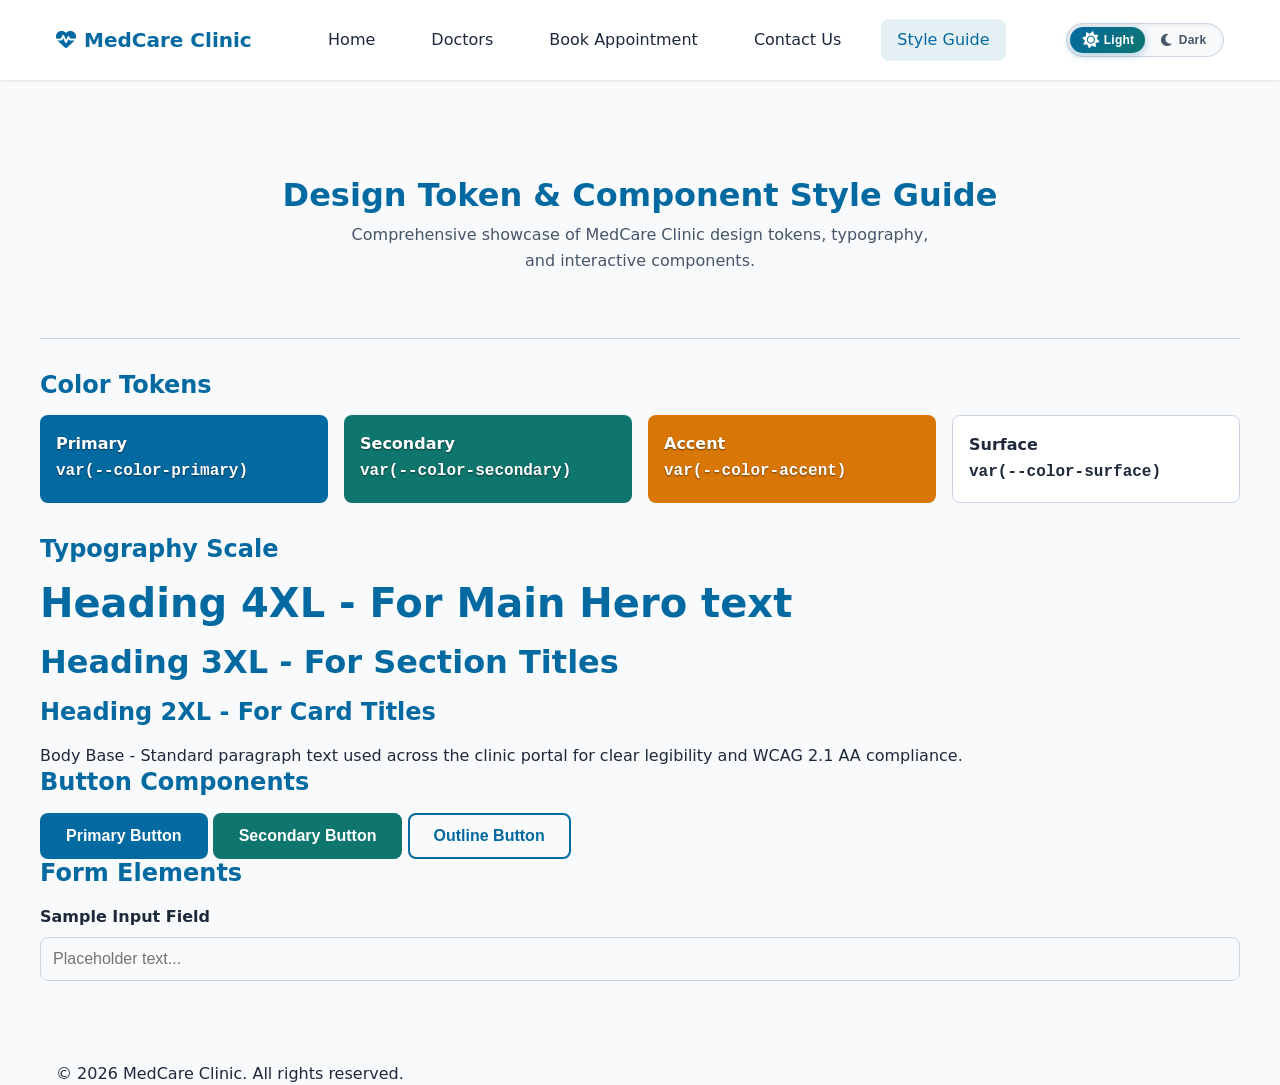
<file: pages/styleguide.html>
<!DOCTYPE html>
<html lang="en">
<head>
  <meta charset="UTF-8">
  <meta name="viewport" content="width=device-width, initial-scale=1.0">
  <title>Style Guide - MedCare Clinic</title>
  
  <link rel="stylesheet" href="https://cdnjs.cloudflare.com/ajax/libs/font-awesome/6.4.0/css/all.min.css">
  <link rel="stylesheet" href="../css/main.css">
</head>
<body>

  <!-- Accessibility feature: Skip to content -->
  <a href="#main-content" class="skip-link">Skip to main content</a>

  <!-- HEADER -->
  <header>
    <div class="container nav-container">
      <a href="../index.html" class="logo">
        <i class="fas fa-heartbeat" aria-hidden="true"></i> MedCare Clinic
      </a>
      
      <button class="hamburger" aria-label="Toggle navigation menu" aria-expanded="false">
        <i class="fas fa-bars" aria-hidden="true"></i>
      </button>

      <nav class="nav-menu">
        <a href="../index.html" class="nav-link">Home</a>
        <a href="doctors.html" class="nav-link">Doctors</a>
        <a href="bookAppointment.html" class="nav-link">Book Appointment</a>
        <a href="contactUs.html" class="nav-link">Contact Us</a>
        <a href="styleguide.html" class="nav-link active">Style Guide</a>
      </nav>

      <div class="nav-actions">
        <!-- Light/Dark Mode Segmented Dual-Pill Toggle -->
        <div class="theme-toggle-segmented" role="radiogroup" aria-label="Theme selection">
          <div class="theme-slider" aria-hidden="true"></div>
          <button type="button" class="theme-option active" data-theme-val="light" role="radio" aria-checked="true" aria-label="Light theme">
            <i class="fas fa-sun" aria-hidden="true"></i>
            <span>Light</span>
          </button>
          <button type="button" class="theme-option" data-theme-val="dark" role="radio" aria-checked="false" aria-label="Dark theme">
            <i class="fas fa-moon" aria-hidden="true"></i>
            <span>Dark</span>
          </button>
        </div>
      </div>
    </div>
  </header>

  <!-- MAIN CONTENT -->
  <main id="main-content" class="container section-padding">
    
    <div class="page-header">
      <h1 class="section-title">Design Token & Component Style Guide</h1>
      <p class="section-subtitle">Comprehensive showcase of MedCare Clinic design tokens, typography, and interactive components.</p>
    </div>

    <!-- 1. Color Palette Showcase -->
    <section class="styleguide-section">
      <h2 class="styleguide-heading">Color Tokens</h2>
      <div class="color-grid">
        <div class="color-swatch swatch-primary">Primary<br><code>var(--color-primary)</code></div>
        <div class="color-swatch swatch-secondary">Secondary<br><code>var(--color-secondary)</code></div>
        <div class="color-swatch swatch-accent">Accent<br><code>var(--color-accent)</code></div>
        <div class="color-swatch swatch-surface">Surface<br><code>var(--color-surface)</code></div>
      </div>
    </section>

    <!-- 2. Typography Showcase -->
    <section class="styleguide-section">
      <h2 class="styleguide-heading">Typography Scale</h2>
      <div class="typography-showcase">
        <h1 class="type-4xl">Heading 4XL - For Main Hero text</h1>
        <h2 class="type-3xl">Heading 3XL - For Section Titles</h2>
        <h3 class="type-2xl">Heading 2XL - For Card Titles</h3>
        <p class="type-base">Body Base - Standard paragraph text used across the clinic portal for clear legibility and WCAG 2.1 AA compliance.</p>
      </div>
    </section>

    <!-- 3. Buttons Showcase -->
    <section class="styleguide-section">
      <h2 class="styleguide-heading">Button Components</h2>
      <div class="button-showcase">
        <button class="btn btn-primary">Primary Button</button>
        <button class="btn btn-secondary">Secondary Button</button>
        <button class="btn btn-outline">Outline Button</button>
      </div>
    </section>

    <!-- 4. Form Controls Showcase -->
    <section class="styleguide-section">
      <h2 class="styleguide-heading">Form Elements</h2>
      <div class="form-showcase">
        <div class="form-group">
          <label>Sample Input Field</label>
          <input type="text" class="form-control" placeholder="Placeholder text...">
        </div>
      </div>
    </section>

  </main>

  <!-- FOOTER -->
  <footer>
    <div class="container">
      <p>&copy; 2026 MedCare Clinic. All rights reserved.</p>
    </div>
  </footer>

  <script src="../js/main.js"></script>
</body>
</html>
</file>
<file: css/main.css>
@import 'tokens.css';
@import 'components.css';
@import 'pages.css';
</file>
